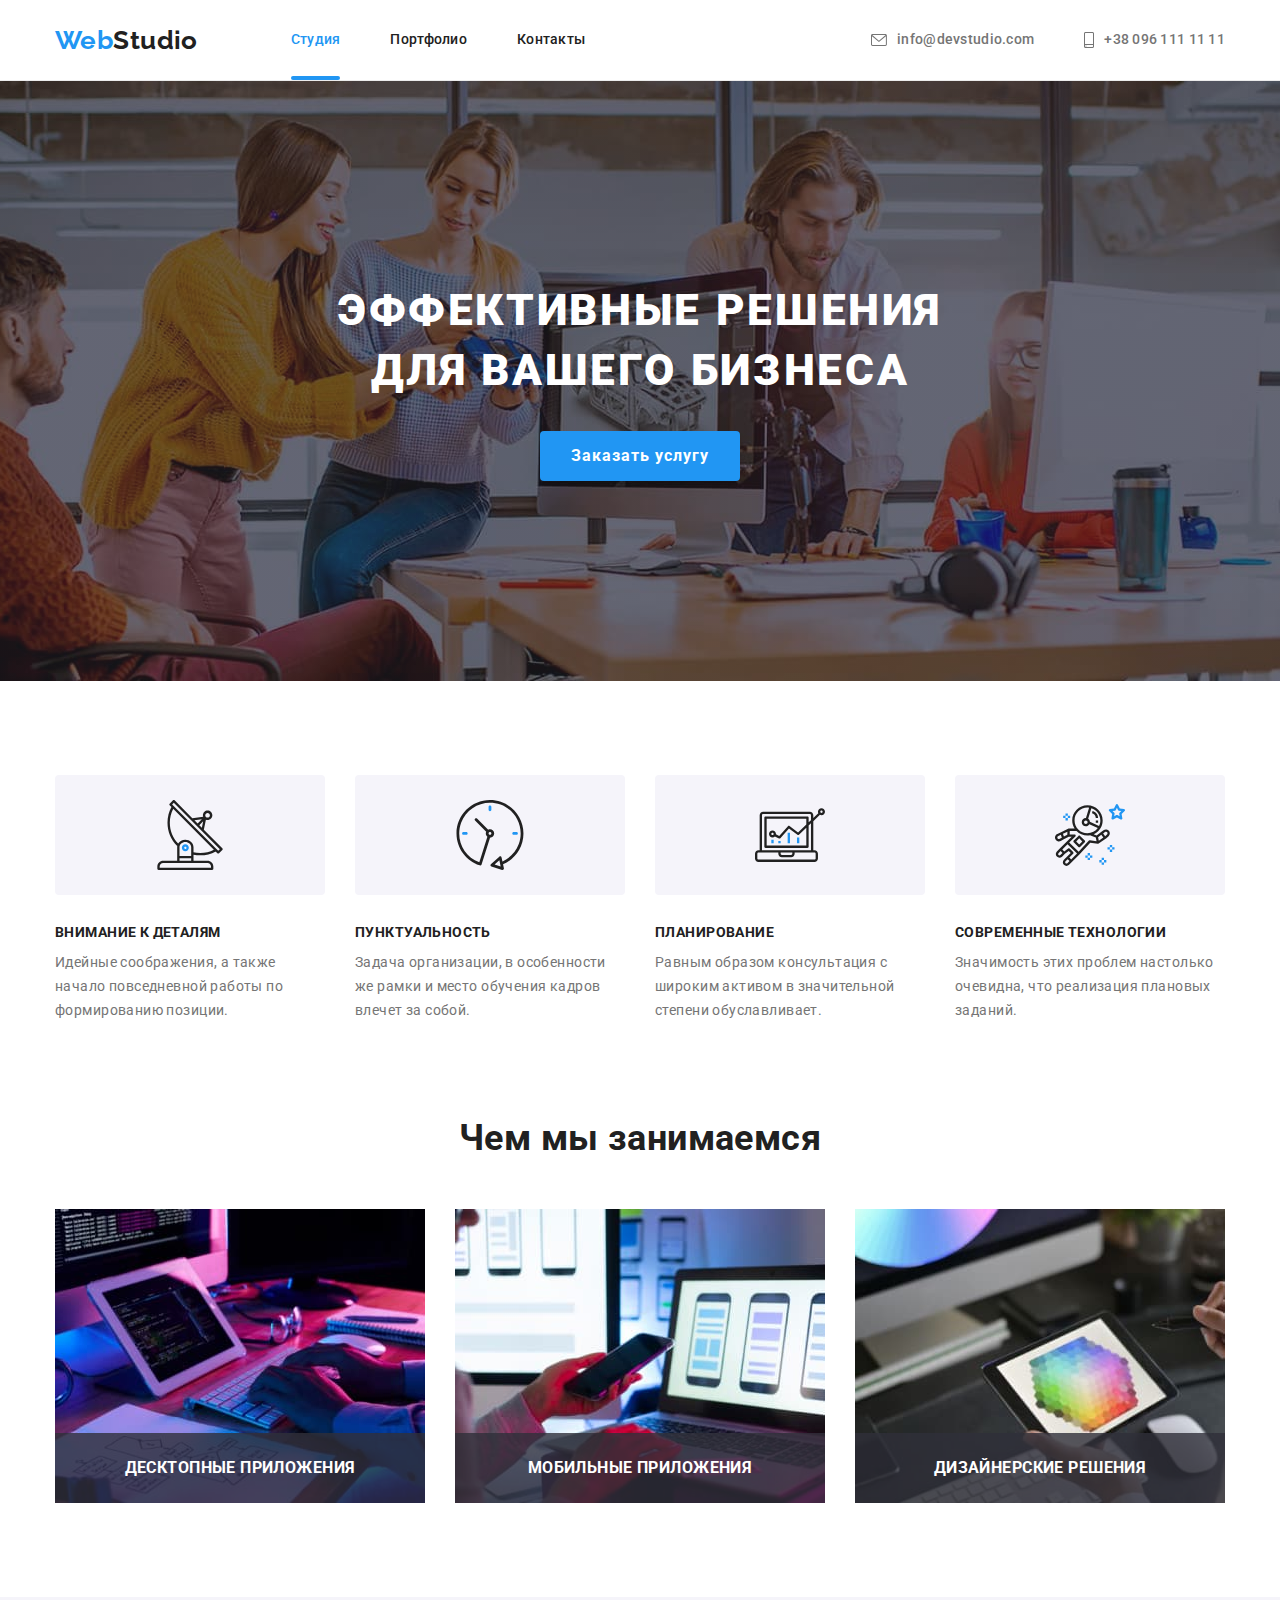
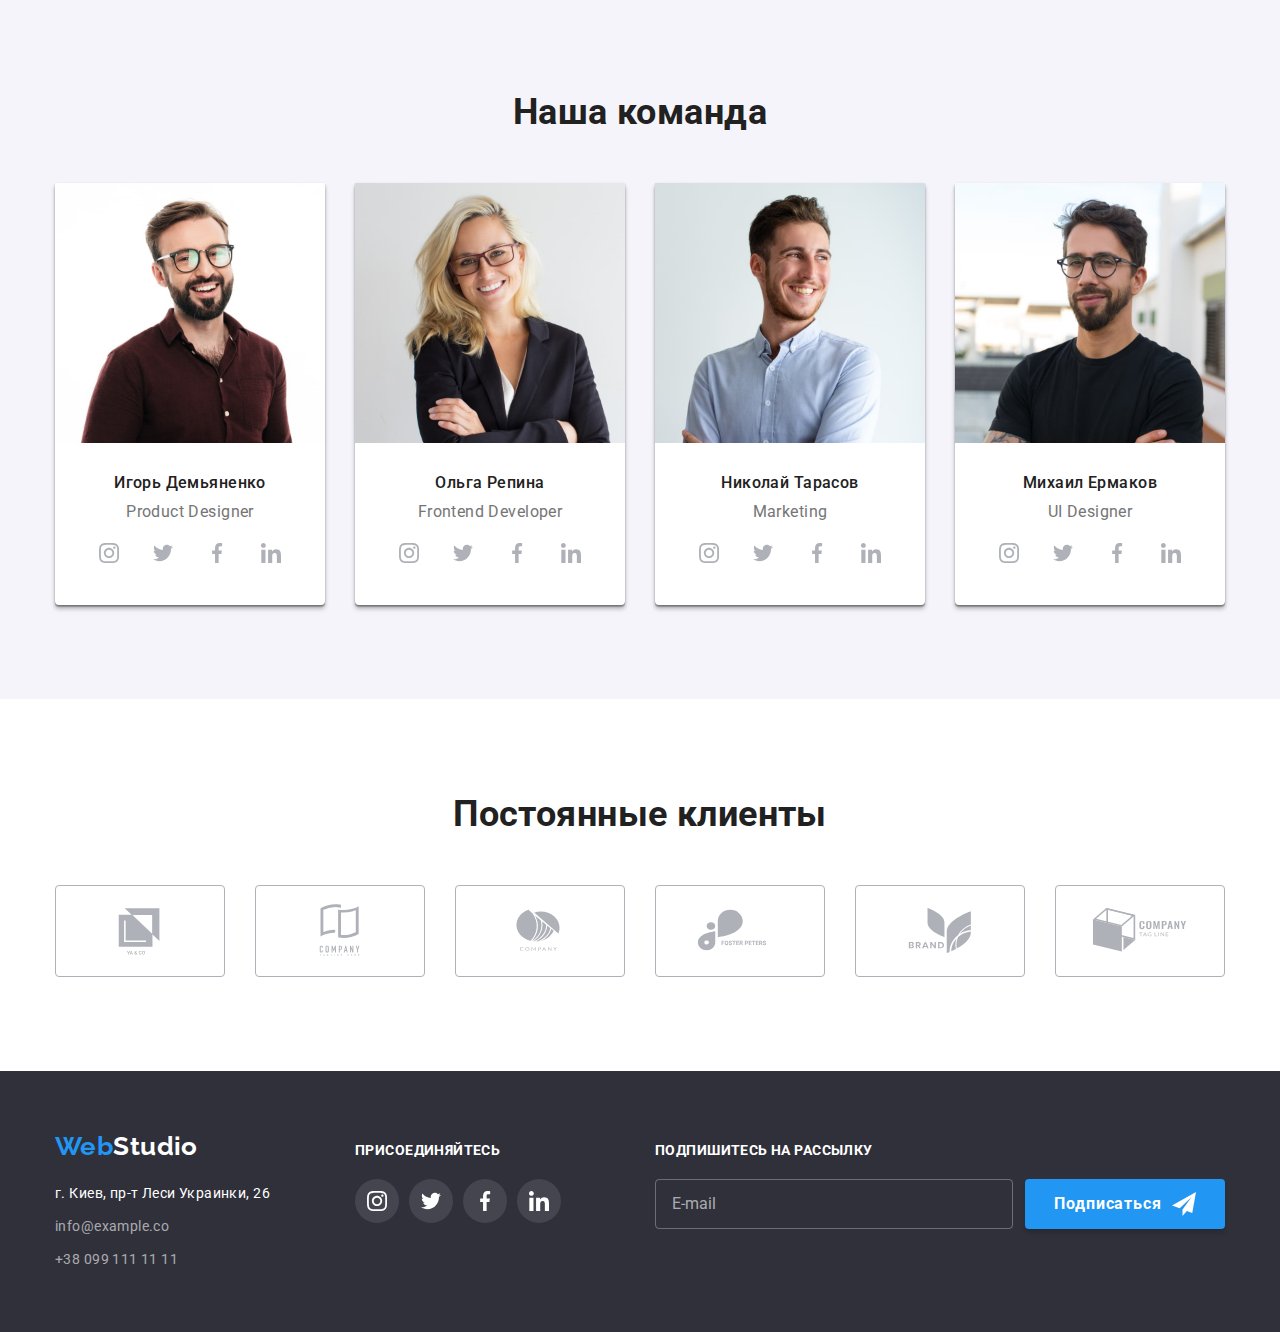
<file: index.html>
<!DOCTYPE html>
<html lang="ru">

<head>
    <meta charset="UTF-8">
    <meta http-equiv="X-UA-Compatible" content="IE=edge">
    <meta name="viewport" content="width=device-width, initial-scale=1.0">
    <title>Студия веб разработки</title>
    <link
        href="https://fonts.googleapis.com/css2?family=Raleway:wght@700&family=Roboto:wght@400;500;700;900&display=swap"
        rel="stylesheet">
    <link rel="stylesheet"
        href="https://cdnjs.cloudflare.com/ajax/libs/modern-normalize/1.1.0/modern-normalize.min.css">
    <link rel="stylesheet" href="./css/styles.css">
</head>

<body>

    <!-- header -->

    <header class="page-header">
        <div class="container main-nav">
            <nav class="header-nav">
                <a class="logo" href="./index.html">Web<span class="head-logo">Studio</span></a>
                <ul class="site-nav list">
                    <li class="item"><a href="./index.html" class="nav-link current">Студия</a></li>
                    <li class="item"><a href="./portfolio.html" class="nav-link">Портфолио</a></li>
                    <li class="item"><a href="" class="nav-link">Контакты</a></li>
                </ul>
            </nav>
            <ul class="auth-nav list">
                <li class="item">
                    <a class="link" href="mailto:info@devstudio.com">
                        <svg class="auth-icon" width="16" height="12">
                            <use href="./images/symbol-defs.svg#icon-envelope"></use>
                        </svg>info@devstudio.com</a>
                </li>
                <li class="item"><a class="link" href="tel:+380961111111">
                        <svg class="auth-icon" width="10" height="16">
                            <use href="./images/symbol-defs.svg#icon-smartphone"></use>
                        </svg>+38 096 111 11 11</a></li>
            </ul>
        </div>
    </header>
    <main>

        <!-- hero  -->

        <section class="hero section">
            <div class="container">
                <h1 class="hero-title">Эффективные решения для вашего бизнеса</h1>
                <button class="button" type="button" data-modal-open>Заказать услугу</button>
            </div>
        </section>

        <!--  Our avdantages  -->

        <section class="section avdantages">
            <div class="container">
                <h2 class="visually-hidden">Наши преимущества</h2>
                <ul class="list">
                    <li class="item">
                        <div class="box-icon">
                            <svg class="avdantages-icon" width="70" height="70">
                                <use href="./images/symbol-defs.svg#icon-antenna"></use>
                            </svg>
                        </div>
                        <h3 class="subtitle">Внимание к деталям</h3>
                        <p class="text">Идейные соображения, а также начало повседневной работы по формированию
                            позиции.
                        </p>
                    </li>
                    <li class="item">
                        <div class="box-icon">
                            <svg class="avdantages-icon" width="70" height="70">
                                <use href="./images/symbol-defs.svg#icon-clock"></use>
                            </svg>
                        </div>
                        <h3 class="subtitle">Пунктуальность</h3>
                        <p class="text">Задача организации, в особенности же рамки и место обучения кадров влечет за
                            собой.</p>
                    </li>
                    <li class="item">
                        <div class="box-icon">
                            <svg class="avdantages-icon" width="70" height="70">
                                <use href="./images/symbol-defs.svg#icon-diagram"></use>
                            </svg>
                        </div>
                        <h3 class="subtitle">Планирование</h3>
                        <p class="text">Равным образом консультация с широким активом в значительной степени
                            обуславливает.</p>
                    </li>
                    <li class="item">
                        <div class="box-icon">
                            <svg class="avdantages-icon" width="70" height="70">
                                <use href="./images/symbol-defs.svg#icon-astronaut"></use>
                            </svg>
                        </div>
                        <h3 class="subtitle">Современные технологии</h3>
                        <p class="text">Значимость этих проблем настолько очевидна, что реализация плановых заданий.</p>
                    </li>
                </ul>
            </div>
        </section>

        <!-- What are we doing -->

        <section class="section what-doing">
            <div class="container">
                <h2 class="section-title">Чем мы занимаемся</h2>
                <ul class="what-doing-list list">
                    <li class="what-doing-item">
                        <img src="./images/img.jpg" class="what-doing-photo" alt="человек печататет на клавиатуре"
                            width="370">
                        <div class="what-doing-box">
                            <h3 class="what-doing-text">Десктопные приложения</h3>
                        </div>
                    </li>
                    <li class="what-doing-item">
                        <img src="./images/img-1.jpg" class="what-doing-photo" alt="чевушка держит в руке телефон"
                            width="370">
                        <div class="what-doing-box">
                            <h3 class="what-doing-text">Мобильные приложения</h3>
                        </div>
                    </li>
                    <li class="what-doing-item">
                        <img src="./images/img-2.jpg" class="what-doing-photo" alt="русует на планшете" width="370">
                        <div class="what-doing-box">
                            <h3 class="what-doing-text">Дизайнерские решения</h3>
                        </div>
                    </li>
                </ul>
            </div>
        </section>

        <!-- Our team -->

        <section class="section our-team">
            <div class="container">
                <h2 class="section-title">Наша команда</h2>
                <ul class="team-list list">
                    <li class="team-item">
                        <img src="./images/img-3.jpg" class="photo" alt="Игорь Демьяненко" width="270" height="260">
                        <div class="box">
                            <h3 class="subtitle">Игорь Демьяненко</h3>
                            <p class="text" lang="en">Product Designer</p>
                            <ul class="list-team-icon list">
                                <li class="item-team-icon">
                                    <a href="" class="box-team-icon" aria-label="Instagram страница">
                                        <svg class="team-icon" width="20" height="20">
                                            <use href="./images/symbol-defs.svg#icon-instagram"></use>
                                        </svg>
                                    </a>
                                </li>
                                <li class="item-team-icon">
                                    <a href="" class="box-team-icon" aria-label="Twitter страница">
                                        <svg class="team-icon" width="20" height="20">
                                            <use href="./images/symbol-defs.svg#icon-twitter"></use>
                                        </svg>
                                    </a>
                                </li>
                                <li class="item-team-icon">
                                    <a href="" class="box-team-icon" aria-label="Facebook страница">
                                        <svg class="team-icon" width="20" height="20">
                                            <use href="./images/symbol-defs.svg#icon-facebook"></use>
                                        </svg>
                                    </a>
                                </li>
                                <li class="item-team-icon">
                                    <a href="" class="box-team-icon" aria-label="Linkedin страница">
                                        <svg class="team-icon" width="20" height="20">
                                            <use href="./images/symbol-defs.svg#icon-linkedin"></use>
                                        </svg>
                                    </a>
                                </li>
                            </ul>
                        </div>
                    </li>
                    <li class="team-item">
                        <img src="./images/img-4.jpg" class="photo" alt="Ольга Репина" width="270" height="260">
                        <div class="box">
                            <h3 class="subtitle">Ольга Репина</h3>
                            <p class="text" lang="en">Frontend Developer</p>
                            <ul class="list-team-icon list">
                                <li class="item-team-icon">
                                    <a href="" class="box-team-icon" aria-label="Instagram страница">
                                        <svg class="team-icon" width="20" height="20">
                                            <use href="./images/symbol-defs.svg#icon-instagram"></use>
                                        </svg>
                                    </a>
                                </li>
                                <li class="item-team-icon">
                                    <a href="" class="box-team-icon" aria-label="Twitter страница">
                                        <svg class="team-icon" width="20" height="20">
                                            <use href="./images/symbol-defs.svg#icon-twitter"></use>
                                        </svg>
                                    </a>
                                </li>
                                <li class="item-team-icon">
                                    <a href="" class="box-team-icon" aria-label="Facebook страница">
                                        <svg class="team-icon" width="20" height="20">
                                            <use href="./images/symbol-defs.svg#icon-facebook"></use>
                                        </svg>
                                    </a>
                                </li>
                                <li class="item-team-icon">
                                    <a href="" class="box-team-icon" aria-label="Linkedin страница">
                                        <svg class="team-icon" width="20" height="20">
                                            <use href="./images/symbol-defs.svg#icon-linkedin"></use>
                                        </svg>
                                    </a>
                                </li>
                            </ul>
                        </div>
                    </li>
                    <li class="team-item">
                        <img src="./images/img-5.jpg" class="photo" alt="Николай Тарасов" width="270" height="260">
                        <div class="box">
                            <h3 class="subtitle">Николай Тарасов</h3>
                            <p class="text" lang="en">Marketing</p>
                            <ul class="list-team-icon list">
                                <li class="item-team-icon">
                                    <a href="" class="box-team-icon" aria-label="Instagram страница">
                                        <svg class="team-icon" width="20" height="20">
                                            <use href="./images/symbol-defs.svg#icon-instagram"></use>
                                        </svg>
                                    </a>
                                </li>
                                <li class="item-team-icon">
                                    <a href="" class="box-team-icon" aria-label="Twitter страница">
                                        <svg class="team-icon" width="20" height="20">
                                            <use href="./images/symbol-defs.svg#icon-twitter"></use>
                                        </svg>
                                    </a>
                                </li>
                                <li class="item-team-icon">
                                    <a href="" class="box-team-icon" aria-label="Facebook страница">
                                        <svg class="team-icon" width="20" height="20">
                                            <use href="./images/symbol-defs.svg#icon-facebook"></use>
                                        </svg>
                                    </a>
                                </li>
                                <li class="item-team-icon">
                                    <a href="" class="box-team-icon" aria-label="Linkedin страница">
                                        <svg class="team-icon" width="20" height="20">
                                            <use href="./images/symbol-defs.svg#icon-linkedin"></use>
                                        </svg>
                                    </a>
                                </li>
                            </ul>
                        </div>
                    </li>
                    <li class="team-item">
                        <img src="./images/img-6.jpg" class="photo" alt="Михаил Ермаков" width="270" height="260">
                        <div class="box">
                            <h3 class="subtitle">Михаил Ермаков</h3>
                            <p class="text" lang="en">UI Designer</p>
                            <ul class="list-team-icon list">
                                <li class="item-team-icon">
                                    <a href="" class="box-team-icon" aria-label="Instagram страница">
                                        <svg class="team-icon" width="20" height="20">
                                            <use href="./images/symbol-defs.svg#icon-instagram"></use>
                                        </svg>
                                    </a>
                                </li>
                                <li class="item-team-icon">
                                    <a href="" class="box-team-icon" aria-label="Twitter страница">
                                        <svg class="team-icon" width="20" height="20">
                                            <use href="./images/symbol-defs.svg#icon-twitter"></use>
                                        </svg>
                                    </a>
                                </li>
                                <li class="item-team-icon">
                                    <a href="" class="box-team-icon" aria-label="Facebook страница">
                                        <svg class="team-icon" width="20" height="20">
                                            <use href="./images/symbol-defs.svg#icon-facebook"></use>
                                        </svg>
                                    </a>
                                </li>
                                <li class="item-team-icon">
                                    <a href="" class="box-team-icon" aria-label="Linkedin страница">
                                        <svg class="team-icon" width="20" height="20">
                                            <use href="./images/symbol-defs.svg#icon-linkedin"></use>
                                        </svg>
                                    </a>
                                </li>
                            </ul>
                        </div>
                    </li>
                </ul>
            </div>
        </section>

        <!-- Clients -->

        <section class="section clients">
            <div class="container">
                <h2 class="section-title">Постоянные клиенты</h2>
                <ul class="list-clients-icon list">
                    <li class="item-clients-icon">
                        <a href="" class="box-clients-icon" aria-label="Название компании">
                            <svg class="clients-icon" width="106" height="60">
                                <use href="./images/symbol-defs.svg#icon-Logo-1"></use>
                            </svg>
                        </a>
                    </li>
                    <li class="item-clients-icon">
                        <a href="" class="box-clients-icon" aria-label="Название компании">
                            <svg class="clients-icon" width="106" height="60">
                                <use href="./images/symbol-defs.svg#icon-Logo-2"></use>
                            </svg>
                        </a>
                    </li>
                    <li class="item-clients-icon">
                        <a href="" class="box-clients-icon" aria-label="Название компании">
                            <svg class="clients-icon" width="106" height="60">
                                <use href="./images/symbol-defs.svg#icon-Logo-3"></use>
                            </svg>
                        </a>
                    </li>
                    <li class="item-clients-icon">
                        <a href="" class="box-clients-icon" aria-label="Название компании">
                            <svg class="clients-icon" width="106" height="60">
                                <use href="./images/symbol-defs.svg#icon-Logo-4"></use>
                            </svg>
                        </a>
                    </li>
                    <li class="item-clients-icon">
                        <a href="" class="box-clients-icon" aria-label="Название компании">
                            <svg class="clients-icon" width="106" height="60">
                                <use href="./images/symbol-defs.svg#icon-Logo-5"></use>
                            </svg>
                        </a>
                    </li>
                    <li class="item-clients-icon">
                        <a href="" class="box-clients-icon" aria-label="Название компании">
                            <svg class="clients-icon" width="106" height="60">
                                <use href="./images/symbol-defs.svg#icon-Logo-6"></use>
                            </svg>
                        </a>
                    </li>
                </ul>
            </div>
        </section>
    </main>

    <!-- footer  -->

    <footer class="footer">
        <div class="container">
            <div class="footer-section footer-address-section">
                <a class="logo" href="./index.html">Web<span class="footer-logo">Studio</span></a>
                <address class="address">
                    <p class="text">г. Киев, пр-т Леси Украинки, 26</p>
                    <ul class="list">
                        <li class="item">
                            <a class="link" href="mailto:info@example.co">info@example.co</a>
                        </li>
                        <li class="item">
                            <a class="link" href="tel:+380991111111">+38 099 111 11 11</a>
                        </li>
                    </ul>
                </address>
            </div>
            <div class="footer-section footer-icon-section">
                <p class="subject">присоединяйтесь</p>
                <ul class="list-footer-icon list">
                    <li class="item-footer-icon">
                        <a href="" class="box-footer-icon" aria-label="Instagram страница">
                            <svg class="footer-icon" width="20" height="20">
                                <use href="./images/symbol-defs.svg#icon-instagram"></use>
                            </svg>
                        </a>
                    </li>
                    <li class="item-footer-icon">
                        <a href="" class="box-footer-icon" aria-label="Twitter страница">
                            <svg class="footer-icon" width="20" height="20">
                                <use href="./images/symbol-defs.svg#icon-twitter"></use>
                            </svg>
                        </a>
                    </li>
                    <li class="item-footer-icon">
                        <a href="" class="box-footer-icon" aria-label="Facebook страница">
                            <svg class="footer-icon" width="20" height="20">
                                <use href="./images/symbol-defs.svg#icon-facebook"></use>
                            </svg>
                        </a>
                    </li>
                    <li class="item-footer-icon">
                        <a href="" class="box-footer-icon" aria-label="Linkedin страница">
                            <svg class="footer-icon" width="20" height="20">
                                <use href="./images/symbol-defs.svg#icon-linkedin"></use>
                            </svg>
                        </a>
                    </li>
                </ul>
            </div>
            <div class="footer-section subscribe-section">
                <p class="subject">Подпишитесь на рассылку</p>
                <form name="subscribe_form" class="subscribe-box">
                    <label class="subscribe-label">
                        <input type="email" name="email" class="subscribe-input" placeholder="E-mail">
                    </label>
                    <button class="button" type="submit">Подписаться
                        <svg width="24" height="24" class="subscribe-button-icon">
                            <use href="./images/symbol-defs.svg#icon-send"></use>
                        </svg>
                    </button>
                </form>
            </div>
        </div>
    </footer>

    <!-- modal -->

    <div class="backdrop is-hidden" data-modal>
        <div class="modal">
            <button class="modal-close-button" type="button" data-modal-close>
                <svg class="modal-close-icon" width="11" height="11">
                    <use href="./images/symbol-defs.svg#icon-close"></use>
                </svg>
            </button>
            <form class="comment-form" name="comment_form">
                <p class="form-subject">Оставьте свои данные, мы вам перезвоним</p>
                <label class="label-form label-form-line">
                    <span class="name-form">Имя</span>
                    <span class="input-box">
                        <input class="input-form input-form-design" type="text" name="name" autofocus>
                        <svg class="input-form-icon" width="18" height="18">
                            <use href="./images/symbol-defs.svg#icon-person"></use>
                        </svg>
                    </span>
                </label>
                <label class="label-form label-form-line">
                    <span class="name-form">Телефон</span>
                    <span class="input-box">
                        <input class="input-form input-form-design" type="tel" name="phone">
                        <svg class="input-form-icon" width="18" height="18">
                            <use href="./images/symbol-defs.svg#icon-phone"></use>
                        </svg>
                    </span>
                </label>
                <label class="label-form label-form-line">
                    <span class="name-form">Почта</span>
                    <span class="input-box">
                        <input class="input-form input-form-design" type="email" name="email">
                        <svg class="input-form-icon" width="18" height="18">
                            <use href="./images/symbol-defs.svg#icon-email"></use>
                        </svg>
                    </span>
                </label>
                <label class="label-form label-form-textarea">
                    <span class="name-form">Комментарий</span>
                    <textarea class="textarea-form input-form-design" name="comment" rows="10"
                        placeholder="Введите текст"></textarea>
                </label>
                <label class="label-checkbox">
                    <input class="input-checkbox visually-hidden" type="checkbox" name="accepted" required>
                    <svg class="input-checkox-icon" width="16" height="15">
                        <use href="./images/symbol-defs.svg#icon-check"></use>
                    </svg>
                    <span class="checkbox-text">
                        Соглашаюсь с рассылкой и принимаю <a class="form-link" href="" target="_blank">Условия
                            договора</a>
                    </span>
                </label>
                <button class="button" type="submit">Отправить</button>
            </form>
        </div>
    </div>

    <!-- scripts -->

    <script src="./js/modal.js"></script>

</body>

</html>
</file>
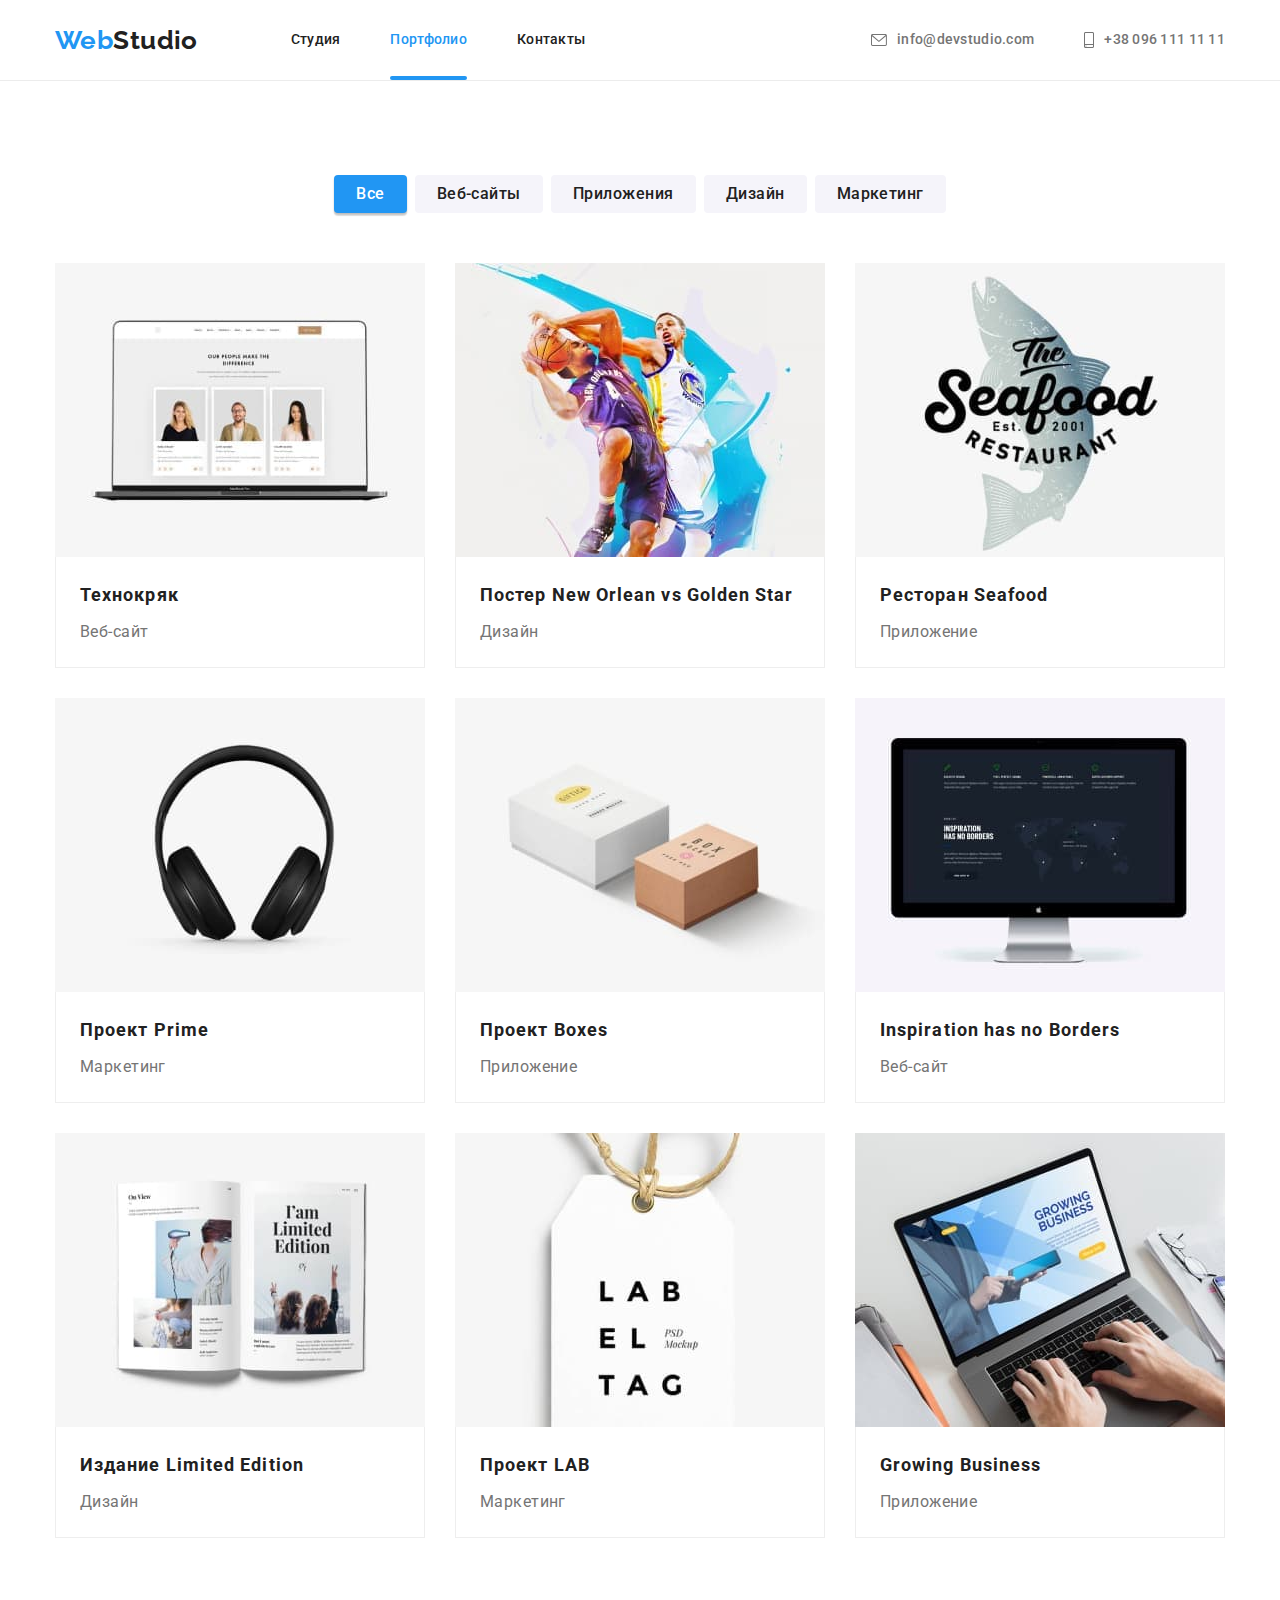
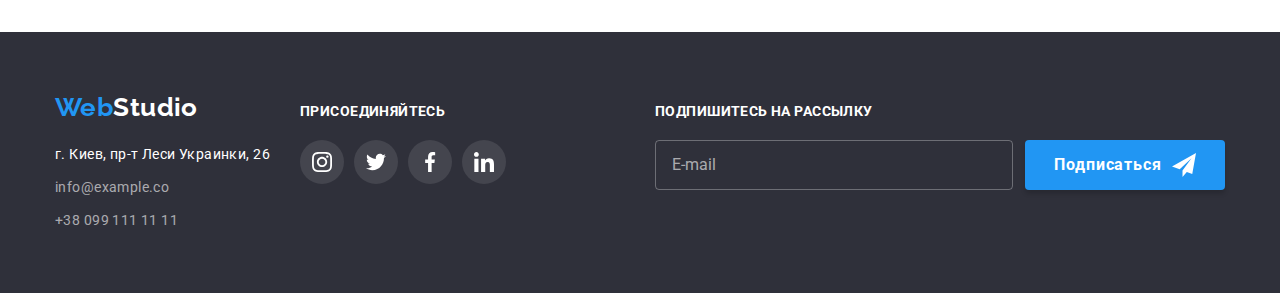
<file: portfolio.html>
<!DOCTYPE html>
<html lang="ru">

<head>
    <meta charset="UTF-8">
    <meta http-equiv="X-UA-Compatible" content="IE=edge">
    <meta name="viewport" content="width=device-width, initial-scale=1.0">
    <title>Портфолио</title>
    <link
        href="https://fonts.googleapis.com/css2?family=Raleway:wght@700&family=Roboto:wght@400;500;700;900&display=swap"
        rel="stylesheet">
    <link rel="stylesheet"
        href="https://cdnjs.cloudflare.com/ajax/libs/modern-normalize/1.1.0/modern-normalize.min.css">
    <link rel="stylesheet" href="./css/styles.css">
</head>

<body>
    <header class="page-header">
        <div class="container main-nav">
            <nav class="header-nav">
                <a class="logo" href="./index.html">Web<span class="head-logo">Studio</span></a>
                <ul class="site-nav list">
                    <li class="item"><a href="./index.html" class="nav-link">Студия</a></li>
                    <li class="item"><a href="./portfolio.html" class="nav-link current">Портфолио</a></li>
                    <li class="item"><a href="" class="nav-link">Контакты</a></li>
                </ul>
            </nav>
            <ul class="auth-nav list">
                <li class="item">
                    <a class="link" href="mailto:info@devstudio.com">
                        <svg class="auth-icon" width="16" height="12">
                            <use href="./images/symbol-defs.svg#icon-envelope"></use>
                        </svg>info@devstudio.com</a>
                </li>
                <li class="item"><a class="link" href="tel:+380961111111">
                        <svg class="auth-icon" width="10" height="16">
                            <use href="./images/symbol-defs.svg#icon-smartphone"></use>
                        </svg>+38 096 111 11 11</a></li>
            </ul>
        </div>
    </header>
    <main>
        <section class="section">
            <div class="container">
                <h1 class="visually-hidden">Портфолио</h1>
                <ul class="filter-nav list">
                    <li class="item"><button class="button-filter current" type="button">Все</button></li>
                    <li class="item"><button class="button-filter" type="button">Веб-сайты</button></li>
                    <li class="item"><button class="button-filter" type="button">Приложения</button></li>
                    <li class="item"><button class="button-filter" type="button">Дизайн</button></li>
                    <li class="item"><button class="button-filter" type="button">Маркетинг</button></li>
                </ul>
                <ul class="portfolio-list list">
                    <li class="portfolio-item">
                        <a href="" class="portfolio-link">
                            <div class="portfolio-photo-box">
                                <img src="./images/portfolio-1.jpg" class="portfolio-photo" alt="ноутбук" width="370">
                                <div class="portfolio-overlay">
                                    <p class="portfolio-overlay-text">Технокряк это современная площадка распространения
                                        коронавируса. Компании используют эту платформу для цифрового шпионажа и атак на
                                        защищённые сервера конкурентов.</p>
                                </div>
                            </div>
                            <div class="portfolio-text-box">
                                <h2 class="portfolio-subtitle">Технокряк</h2>
                                <p class="portfolio-text">Веб-сайт</p>
                            </div>
                        </a>
                    </li>
                    <li class="portfolio-item">
                        <a href="" class="portfolio-link">
                            <div class="portfolio-photo-box">
                                <img src="./images/portfolio-2.jpg" class="portfolio-photo" alt="баскетболисты"
                                    width="370">
                                <div class="portfolio-overlay">
                                    <p class="portfolio-overlay-text">Технокряк это современная площадка распространения
                                        коронавируса. Компании используют эту платформу для цифрового шпионажа и атак на
                                        защищённые сервера конкурентов.</p>
                                </div>
                            </div>
                            <div class="portfolio-text-box">
                                <h2 class="portfolio-subtitle">Постер <span lang="en">New Orlean vs Golden
                                        Star</span>
                                </h2>
                                <p class="portfolio-text">Дизайн</p>
                            </div>
                        </a>
                    </li>
                    <li class="portfolio-item">
                        <a href="" class="portfolio-link">
                            <div class="portfolio-photo-box">
                                <img src="./images/portfolio-3.jpg" class="portfolio-photo" alt="логотип" width="370">
                                <div class="portfolio-overlay">
                                    <p class="portfolio-overlay-text">Технокряк это современная площадка распространения
                                        коронавируса. Компании используют эту платформу для цифрового шпионажа и атак на
                                        защищённые сервера конкурентов.</p>
                                </div>
                            </div>
                            <div class="portfolio-text-box">
                                <h2 class="portfolio-subtitle">Ресторан <span lang="en">Seafood</span></h2>
                                <p class="portfolio-text">Приложение</p>
                            </div>
                        </a>
                    </li>
                    <li class="portfolio-item">
                        <a href="" class="portfolio-link">
                            <div class="portfolio-photo-box">
                                <img src="./images/portfolio-4.jpg" class="portfolio-photo" alt="наушники" width="370">
                                <div class="portfolio-overlay">
                                    <p class="portfolio-overlay-text">Технокряк это современная площадка распространения
                                        коронавируса. Компании используют эту платформу для цифрового шпионажа и атак на
                                        защищённые сервера конкурентов.</p>
                                </div>
                            </div>
                            <div class="portfolio-text-box">
                                <h2 class="portfolio-subtitle">Проект <span lang="en">Prime</span></h2>
                                <p class="portfolio-text">Маркетинг</p>
                            </div>
                        </a>
                    </li>
                    <li class="portfolio-item">
                        <a href="" class="portfolio-link">
                            <div class="portfolio-photo-box">
                                <img src="./images/portfolio-5.jpg" class="portfolio-photo" alt="коробки" width="370">
                                <div class="portfolio-overlay">
                                    <p class="portfolio-overlay-text">Технокряк это современная площадка распространения
                                        коронавируса. Компании используют эту платформу для цифрового шпионажа и атак на
                                        защищённые сервера конкурентов.</p>
                                </div>
                            </div>
                            <div class="portfolio-text-box">
                                <h2 class="portfolio-subtitle">Проект <span lang="en">Boxes</span></h2>
                                <p class="portfolio-text">Приложение</p>
                            </div>
                        </a>
                    </li>
                    <li class="portfolio-item">
                        <a href="" class="portfolio-link">
                            <div class="portfolio-photo-box">
                                <img src="./images/portfolio-6.jpg" class="portfolio-photo" alt="компьютер" width="370">
                                <div class="portfolio-overlay">
                                    <p class="portfolio-overlay-text">Технокряк это современная площадка распространения
                                        коронавируса. Компании используют эту платформу для цифрового шпионажа и атак на
                                        защищённые сервера конкурентов.</p>
                                </div>
                            </div>
                            <div class="portfolio-text-box">
                                <h2 class="portfolio-subtitle"><span lang="en">Inspiration has no Borders</span>
                                </h2>
                                <p class="portfolio-text">Веб-сайт</p>
                            </div>
                        </a>
                    </li>
                    <li class="portfolio-item">
                        <a href="" class="portfolio-link">
                            <div class="portfolio-photo-box">
                                <img src="./images/portfolio-7.jpg" class="portfolio-photo" alt="журнал" width="370">
                                <div class="portfolio-overlay">
                                    <p class="portfolio-overlay-text">Технокряк это современная площадка распространения
                                        коронавируса. Компании используют эту платформу для цифрового шпионажа и атак на
                                        защищённые сервера конкурентов.</p>
                                </div>
                            </div>
                            <div class="portfolio-text-box">
                                <h2 class="portfolio-subtitle">Издание <span lang="en">Limited Edition</span></h2>
                                <p class="portfolio-text">Дизайн</p>
                            </div>
                        </a>
                    </li>
                    <li class="portfolio-item">
                        <a href="" class="portfolio-link">
                            <div class="portfolio-photo-box">
                                <img src="./images/portfolio-8.jpg" class="portfolio-photo" alt="лейба" width="370">
                                <div class="portfolio-overlay">
                                    <p class="portfolio-overlay-text">Технокряк это современная площадка распространения
                                        коронавируса. Компании используют эту платформу для цифрового шпионажа и атак на
                                        защищённые сервера конкурентов.</p>
                                </div>
                            </div>
                            <div class="portfolio-text-box">
                                <h2 class="portfolio-subtitle">Проект <span lang="en">LAB</span></h2>
                                <p class="portfolio-text">Маркетинг</p>
                            </div>
                        </a>
                    </li>
                    <li class="portfolio-item">
                        <a href="" class="portfolio-link">
                            <div class="portfolio-photo-box">
                                <img src="./images/portfolio-9.jpg" class="portfolio-photo" alt="ноутбук" width="370">
                                <div class="portfolio-overlay">
                                    <p class="portfolio-overlay-text">Технокряк это современная площадка распространения
                                        коронавируса. Компании используют эту платформу для цифрового шпионажа и атак на
                                        защищённые сервера конкурентов.</p>
                                </div>
                            </div>
                            <div class="portfolio-text-box">
                                <h2 class="portfolio-subtitle"><span lang="en">Growing Business</span></h2>
                                <p class="portfolio-text">Приложение</p>
                            </div>
                        </a>
                    </li>
                </ul>
            </div>
        </section>
    </main>
    <footer class="footer">
        <div class="container">
            <div class="footer-section">
                <a class="logo" href="./index.html">Web<span class="footer-logo">Studio</span></a>
                <address class="address">
                    <p class="text">г. Киев, пр-т Леси Украинки, 26</p>
                    <ul class="list">
                        <li class="item">
                            <a class="link" href="mailto:info@example.co">info@example.co</a>
                        </li>
                        <li class="item">
                            <a class="link" href="tel:+380991111111">+38 099 111 11 11</a>
                        </li>
                    </ul>
                </address>
            </div>
            <div class="footer-section second-section">
                <p class="subject">присоединяйтесь</p>
                <ul class="list-footer-icon list">
                    <li class="item-footer-icon">
                        <a href="" class="box-footer-icon" aria-label="Instagram страница">
                            <svg class="footer-icon" width="20" height="20">
                                <use href="./images/symbol-defs.svg#icon-instagram"></use>
                            </svg>
                        </a>
                    </li>
                    <li class="item-footer-icon">
                        <a href="" class="box-footer-icon" aria-label="Twitter страница">
                            <svg class="footer-icon" width="20" height="20">
                                <use href="./images/symbol-defs.svg#icon-twitter"></use>
                            </svg>
                        </a>
                    </li>
                    <li class="item-footer-icon">
                        <a href="" class="box-footer-icon" aria-label="Facebook страница">
                            <svg class="footer-icon" width="20" height="20">
                                <use href="./images/symbol-defs.svg#icon-facebook"></use>
                            </svg>
                        </a>
                    </li>
                    <li class="item-footer-icon">
                        <a href="" class="box-footer-icon" aria-label="Linkedin страница">
                            <svg class="footer-icon" width="20" height="20">
                                <use href="./images/symbol-defs.svg#icon-linkedin"></use>
                            </svg>
                        </a>
                    </li>
                </ul>
            </div>
            <div class="footer-section subscribe-section">
                <p class="subject">Подпишитесь на рассылку</p>
                <form name="subscribe_form" class="subscribe-box">
                    <label class="subscribe-label">
                        <input type="email" name="email" class="subscribe-input" placeholder="E-mail">
                    </label>
                    <button class="button" type="submit">Подписаться
                        <svg width="24" height="24" class="subscribe-button-icon">
                            <use href="./images/symbol-defs.svg#icon-send"></use>
                        </svg>
                    </button>
                </form>
            </div>
        </div>
    </footer>
</body>

</html>
</file>
<file: css/styles.css>
:root {
    --primary-bg-color: #FFFFFF;
    --secondary-bg-color: #F5F4FA;
    --footer-bg-color: #2F303A;
    --accent-color: #2196F3;
    --title-text-color: #212121;
    --primery-text-color: #757575;
    --footer-link-color: rgba(255,255,255,.6);
    --icon-color: #AFB1B8;
    --cubic-bezier: cubic-bezier(0.4, 0, 0.2, 1);
    --duration-animation: 250ms;

}

body {
    font-family: 'Roboto', sans-serif;
    font-size: 14px;
    line-height: 1.71;
    letter-spacing: 0.03em;
    color: var(--primery-text-color);
    background-color: var(--primary-bg-color);
}

.container {
    width: 1200px;
    padding: 0 15px;
    margin-left: auto;
    margin-right: auto;
    
}

.section {
    padding-top: 94px;
    padding-bottom: 94px;
}

.list {
    padding: 0;
    margin: 0;
    list-style: none;
}

.visually-hidden {
    position: absolute;

    white-space: nowrap;
    width: 1px;
    height: 1px;
    overflow: hidden;

    border: 0;
    padding: 0;
    clip: rect(0 0 0 0);
    clip-path: inset(50%);
    margin: -1px;
}

/* logo */

.logo {
    color: var(--accent-color);
    font-family: 'Raleway', sans-serif;
    font-weight: 700;
    font-size: 26px;
    line-height: 1.19;
    text-decoration: none;
}

.page-header .logo {
    margin-right: 93px;
    padding: 24px 0;
}

.head-logo {
    color: var(--title-text-color);
}

.footer-logo {
    color: var(--primary-bg-color);
}

/* site nav */

.main-nav,
.header-nav {
    display: flex;
    align-items: center;
}

.site-nav {

    display: flex;

}

.site-nav .current {
    color: var(--accent-color);
}

.site-nav .current::after {
    position: absolute;
    left: 0;
    bottom: 0;

    content: '';
    display: block;
    width: 100%;
    height: 4px;
    border-radius: 2px;
    background-color: var(--accent-color);
}


.site-nav .item:not(:last-child) {
    margin-right: 50px;
}

.nav-link {
    position: relative;

    display: block;
    padding-top: 32px;
    padding-bottom: 32px;

    color: var(--title-text-color);
    font-weight: 500;
    line-height: 1.14;
    letter-spacing: 0.02em;
    text-decoration: none;

    transition: color var(--duration-animation) var(--cubic-bezier);
}

.site-nav .nav-link:hover,
.site-nav .nav-link:focus {
    color: var(--accent-color);
}


/* auth nav */

.auth-nav {
    display: flex;
    margin-left: auto;
}

.auth-nav .link {
    display: flex;
    align-items: center;
    padding-top: 32px;
    padding-bottom: 32px;

    color: var(--primery-text-color);
    font-weight: 500;
    line-height: 1.14;
    letter-spacing: 0.02em;
    text-decoration: none;
    transition: color var(--duration-animation) var(--cubic-bezier);
}

.auth-nav .link:hover,
.auth-nav .link:focus {
    color: var(--accent-color);
    
}

.auth-nav .item:not(:last-child) {
    margin-right: 50px;
}

.auth-icon {
    margin-right: 10px;
}

.auth-icon,
.auth-icon:hover,
.auth-icon:focus {
    fill: currentColor;
}

.page-header {
    border-bottom: 1px solid #ECECEC;
}


/* hero */

.hero {
    max-width: 1600px;
    min-height: 600px;
    margin: 0 auto;
    background-color: var(--footer-bg-color);
    background-image:
        linear-gradient( to right, rgba(47, 48, 58, 0.4), rgba(47, 48, 58, 0.4)),
        url(../images/hero-img.jpg);
    background-size: cover;
    background-repeat: no-repeat;
    background-position: center;

    text-align: center;
    padding-top: 200px;
    padding-bottom: 200px;
}

.hero .container {
    width: 696px;
}

.hero-title {
    margin-bottom: 30px;
    margin-top: 0;

    color: var(--primary-bg-color);
    font-weight: 900;
    font-size: 44px;
    line-height: 1.36;
    letter-spacing: 0.06em;
    text-transform: uppercase;
}

/* button */

.button {
    min-width: 200px;
    min-height: 50px;
    padding: 10px 28px;
    color: var(--primary-bg-color);
    background-color: var(--accent-color);
    font-family: inherit;
    font-weight: 700;
    font-size: 16px;
    line-height: 1.88;
    letter-spacing: 0.06em;
    cursor: pointer;
    border: none;
    box-shadow: 0px 4px 4px rgba(0, 0, 0, 0.15);
    border-radius: 4px;
    transition: background-color var(--duration-animation) var(--cubic-bezier);
}

.button:hover,
.button:focus {
    background-color: #188CE8;
    
}

.button-filter {
    color: var(--title-text-color);
    background-color: var(--secondary-bg-color);
    font-family: inherit;
    font-weight: 500;
    font-size: 16px;
    line-height: 1.63;
    letter-spacing: 0.03em;
    cursor: pointer;
    border: none;
    border-radius: 4px;

    transition: color var(--duration-animation) var(--cubic-bezier),
    background-color var(--duration-animation) var(--cubic-bezier),
    box-shadow var(--duration-animation) var(--cubic-bezier);
    ;
}

.button-filter:hover,
.button-filter:focus {
    color: var(--primary-bg-color);
    background-color: var(--accent-color);
    box-shadow:
    0px 2px 2px 0px rgba(0, 0, 0, .12),
    0px 1px 2px 0px rgba(0, 0, 0, .08),
    0px 3px 1px 0px rgba(0, 0, 0, .1);

;
}


/* title */

.section-title {
    margin-top: 0;
    margin-bottom: 50px;

    color: var(--title-text-color);
    font-weight: 700;
    font-size: 36px;
    line-height: 1.17;
    text-align: center;
}

/* Our avdantages */

.avdantages .list {
    display: flex;
}

.avdantages .subtitle {
    margin-top: 0;
    margin-bottom: 10px;

    color: var(--title-text-color);
    font-weight: 700;
    font-size: 14px;
    line-height: 1.14;
    text-transform: uppercase;
}

.avdantages .item {
    width: 270px;
}

.avdantages .box-icon {
    display: flex;
    justify-content: center;
    align-items: center;
    margin-bottom: 30px;

    width: 270px;
    height: 120px;
    background-color: var(--secondary-bg-color);
    border-radius: 4px;
}

.avdantages .item:not(:last-child) {
    margin-right: 30px;
}

.avdantages .text {
    padding: 0;
    margin: 0;
}


/* <!-- What are we doing --> */

.section.what-doing {
    padding-top: 0;
}

.what-doing-list {
    display: flex;
}

.what-doing-item {
    position: relative;

    margin-right: 30px;
}

.what-doing-item:last-child {
    margin-right: 0;
}

.what-doing-photo {
    display: block;
    height: auto;

}

.what-doing-box {
    position: absolute;
    bottom: 0;
    left: 0;

    display: flex;
    justify-content: center;
    align-items: center;
    width: 100%;
    height: 70px;

    background-color: rgba(47, 48, 58, 0.8);;
}

.what-doing-text {
    margin: 0;

    font-weight: 700;
    line-height: 1.14;
    text-transform: uppercase;
    color: #FFFFFF;
}

/* our team */

.our-team {
    background-color: var(--secondary-bg-color);
    font-size: 16px;
    line-height: 1.19;
}

.team-list {
    display: flex;
    flex-wrap: wrap;
    margin-right: -30px;
    margin-bottom: -30px;
}

.team-item {
    flex-basis: calc(100% / 4 - 30px);
    margin-right: 30px;
    margin-bottom: 30px;

    text-align: center;
    background-color: var(--primary-bg-color);
    border-bottom-left-radius: 4px;
    border-bottom-right-radius: 4px;
    box-shadow: 0 2px 1px rgba(0, 0, 0, .2), 0 1px 1px rgba(0, 0, 0, .14), 0 1px 3px rgba(0, 0, 0, .12), 0 4px 4px rgba(0, 0, 0, .25);
}

.our-team .box {
    padding: 30px 32px;
}

.our-team .photo {
    display: block;
    max-width: 100%;
    height: auto;
}

.our-team .subtitle {
    margin: 0 0 10px;
    color: var(--title-text-color);

    font-weight: 500;
    font-size: 16px;
}

.our-team .text {
    margin: 0 0 10px;
}

.list-team-icon {
    display: flex;
    justify-content: center;
}

.item-team-icon:not(:last-child){
    margin-right: 10px;
}

.box-team-icon {
    display: flex;
    justify-content: center;    
    align-items: center;

    width: 44px;
    height: 44px;
    border-radius: 50%;
    color: var(--icon-color);

    transition: color var(--duration-animation) var(--cubic-bezier),
    background-color var(--duration-animation) var(--cubic-bezier)
}

.box-team-icon:hover,
.box-team-icon:focus {
color: #FFFFFF;
background-color: var(--accent-color);
}

.team-icon {
    fill: currentColor;
}

/* <!-- Clients --> */

.list-clients-icon {
    display: flex;
    justify-content: center;
}

.item-clients-icon:not(:last-child) {
    margin-right: 30px;
}

.box-clients-icon {
    display: flex;
    justify-content: center;
    align-items: center;
    width: 170px;
    height: 92px;

    color: var(--icon-color);
    border: 1px solid var(--icon-color);
    border-radius: 4px;

    transition: color var(--duration-animation) var(--cubic-bezier),
    border-color var(--duration-animation) var(--cubic-bezier);
}

.box-clients-icon:hover,
.box-clients-icon:focus {
    color: var(--accent-color);
    border-color: var(--accent-color);
}

.clients-icon {
    fill: currentColor;
}

/* footer */

.footer {
    background: var(--footer-bg-color);
    padding: 60px 0;
}

.footer .container {
    display: flex;
    align-items: baseline;

}

.footer .logo {
    display: inline-block;
    margin-bottom: 20px;
}

.footer .text {
    margin-top: 0;
    margin-bottom: 9px;
}

.footer .item:not(:last-child) {
    margin-bottom: 9px;
}

.address {
    color: var(--primary-bg-color);
    font-style: normal;
}

.footer .link {
    color: var(--footer-link-color);   
    text-decoration: none;

    transition: color var(--duration-animation) var(--cubic-bezier);
}

.footer .link:hover,
.footer .link:focus {
    color: var(--accent-color);
}

.footer-section .subject {
    font-weight: 700;
    line-height: 1.14;
    text-transform: uppercase;
    margin-top: 0;
    margin-bottom: 20px;

    color: var(--primary-bg-color);
}

.footer-section:not(:last-child) {
    margin-right: 30px;
}

.footer-address-section {
    width: 270px;
}

.list-footer-icon {
    display: flex;
}

.item-footer-icon:not(:last-child) {
    margin-right: 10px;
}

.box-footer-icon {
    display: flex;
    justify-content: center;    
    align-items: center;

    width: 44px;
    height: 44px;
    border-radius: 50%;
    color: #FFFFFF;
    background-color: rgba(255, 255, 255, 0.1);

    transition: background-color var(--duration-animation) var(--cubic-bezier);
}

.box-footer-icon:hover,
.box-footer-icon:focus {
background-color: var(--accent-color);
}

.footer-icon {
    fill: currentColor;
}

.subscribe-section {
    flex-grow: 1;
    margin-left: auto;
    max-width: calc(50% - 30px / 2);
}

.subscribe-box {
    display: flex;
    justify-content: end;
    align-items: center;
}

.subscribe-label {
    flex-grow: 1;
    margin-right: 12px;
    max-width: 358px;
}

.subscribe-input {
    width: 100%;
    height: 50px;
    border: 1px solid rgba(255, 255, 255, 0.3);
    border-radius: 4px;
    background-color: transparent;
    padding: 0 16px;
    color: var(--primary-bg-color);
}

.subscribe-input::placeholder {
    font-size: 16px;
    line-height: 1.25;
    color: rgba(255, 255, 255, 0.6);
}

.subscribe-section .button {
    display: flex;
    justify-content: center;
    align-items: center;
}

.subscribe-button-icon {
    margin-left: 10px;
    fill: var(--primary-bg-color);
}


/* ------------- modal----------- */

.backdrop {
    position: fixed;
    top: 0;
    left: 0;

    width: 100%;
    height: 100%;

    background-color: rgba(0, 0, 0, .2);
    opacity: 1;

    transition: opacity var(--duration-animation) var(--cubic-bezier);

}

.backdrop.is-hidden {
    opacity: 0;
    pointer-events: none;
    visibility: hidden;
}


.modal {
    position: absolute;
    left: 50%;
    top: 50%;
    transform: translate(-50%, -50%) scale(1);

    width: 528px;
    min-height: 581px;
    padding: 40px;

    background: #FFFFFF;
    border-radius: 4px;
    box-shadow: 0px 1px 3px rgba(0, 0, 0, 0.12),
    0px 1px 1px rgba(0, 0, 0, 0.14),
    0px 2px 1px rgba(0, 0, 0, 0.2);

    transition: transform var(--duration-animation) var(--cubic-bezier), visibility var(--duration-animation) var(--cubic-bezier);
}

.backdrop.is-hidden .modal {
    transform: translate(-50%, -50%) scale(0.8);
}

.modal-close-button {
    position: absolute;
    top: 8px;
    right: 8px;

    width: 30px;
    height: 30px;
    display: flex;
    justify-content: center;
    align-items: center;
    
    border-radius: 50%;
    background: #FFFFFF;
    border: 1px solid rgba(0, 0, 0, 0.1);
    
    cursor: pointer;
    transition: border var(--duration-animation) var(--cubic-bezier);
}

.modal-close-icon {
    transition: transform var(--duration-animation) var(--cubic-bezier),
    fill var(--duration-animation) var(--cubic-bezier);
}

.modal-close-button:hover,
.modal-close-button:focus {
    border: 1px solid var(--accent-color);
}

.modal-close-button:hover .modal-close-icon,
.modal-close-button:focus .modal-close-icon {
    transform: rotate(90deg) scale(1.15);
    fill: var(--accent-color);
}

.form-subject {
    margin: 0 0 12px;
    font-weight: 700;
    font-size: 20px;
    line-height: 1.15;
    text-align: center;
    color: var(--title-text-color);
}

.label-form {
    display: flex;
    flex-direction: column;
}

.label-form:focus-within .input-form-icon {
    fill: var(--accent-color);
    transition: fill var(--duration-animation) var(--cubic-bezier);
}

.label-form-line {
    margin-bottom: 10px;
}

.name-form {
    margin: 0 0 4px;
    font-size: 12px;
    line-height: 1.17;
    letter-spacing: 0.01em;
    color: var(--primery-text-color);
}

.input-box {
    position: relative;
}

.input-form {
    width: 100%;
    height: 40px;
    padding-left: 42px;

}

.input-form-design {
    border: 1px solid rgba(33, 33, 33, 0.2);
    border-radius: 4px;
}

.input-form-design:focus {
    outline: 0;
}

.label-form:focus-within .input-form-design {
    border: 1px solid var(--accent-color);
    transition: border var(--duration-animation) var(--cubic-bezier);
}

.input-form-icon {
    position: absolute;
    top: 50%;
    left: 12px;
    transform: translate(0, -50%);
}

.textarea-form {
    padding: 12px 16px;
    resize: none;
    height: 120px;
}

.textarea-form::placeholder {
    font-size: 12px;
    line-height: 1.17;
    letter-spacing: 0.01em;
    color: rgba(117, 117, 117, 0.5);
}

.label-form-textarea {
    margin-bottom: 20px;
}

.label-checkbox {
    display: flex;
    justify-content: center;
    align-items: center;
    margin-bottom: 30px;
}

.input-checkox-icon {
    margin-right: 8px;
    width: 16px;
    height: 15px;
    fill: transparent;
    background-color: transparent;
    border: 2px solid #000000;
    border-radius: 2px;
    cursor: pointer;
    transition: background-color var(--duration-animation) var(--cubic-bezier), fill var(--duration-animation) var(--cubic-bezier), border var(--duration-animation) var(--cubic-bezier);
}

.input-checkbox:checked + .input-checkox-icon {
    fill: var(--primary-bg-color);
    background-color: var(--accent-color);
    border: 0;
}

.input-checkbox:focus-visible + .input-checkox-icon {
    outline: 2px solid var(--accent-color);
}

.form-link {
    color: var(--accent-color);
}

.comment-form .button {
    display: block;
    margin: 0 auto;
}

/* portfolio page */

.filter-nav {
    display: flex;
    justify-content: center;
    margin-bottom: 50px;
}

.filter-nav .item:not(:last-child) {
    margin-right: 8px;
}

.button-filter {
    padding: 6px 22px;
}

.filter-nav .current {
    color: var(--primary-bg-color);
    background-color: var(--accent-color);
    box-shadow:
    0px 2px 2px 0px rgba(0, 0, 0, .12),
    0px 1px 2px 0px rgba(0, 0, 0, .08),
    0px 3px 1px 0px rgba(0, 0, 0, .1);
}

.portfolio-list {
    display: flex;
    flex-wrap: wrap;
    margin: -15px;
}

.portfolio-item {
    margin: 15px;
    width: 370px;
}

.portfolio-link {
    text-decoration: none;
    display: block;

    transition: box-shadow var(--duration-animation) var(--cubic-bezier);
}

.portfolio-link:hover,
.portfolio-link:focus {
    box-shadow:
    1px 4px 6px 0px rgba(0, 0, 0, .16),
    0px 4px 4px 0px rgba(0, 0, 0, .06),
    0px 1px 1px 0px rgba(0, 0, 0, .12);
}

.portfolio-photo-box {
    position: relative;

    overflow: hidden;
    width: 100%;
    margin: 0 auto;
}

.portfolio-photo {
    display: block;
    width: 100%;
    height: auto;
}

.portfolio-overlay {
    position: absolute;
    bottom: 0;
    left: 0;
    transform: translateY(100%);

    width: 100%;
    height: 100%;
    overflow: hidden;
    padding: 63px 24px;
    background-color: rgba(33, 150, 243, 0.9);

    transition: transform var(--duration-animation) var(--cubic-bezier);
}

.portfolio-link:hover .portfolio-overlay,
.portfolio-link:focus .portfolio-overlay {
    transform: translateY(0);
}

.portfolio-overlay-text {
    margin: 0;
    font-size: 18px;
    line-height: 1.56;

    color: #FFFFFF;
}

.portfolio-text-box {
    padding: 20px 24px;
    border-right: 1px solid #EEEEEE;
    border-bottom: 1px solid #EEEEEE;
    border-left: 1px solid #EEEEEE;
}

.portfolio-subtitle {
    margin-top: 0;
    margin-bottom: 4px;

    color: var(--title-text-color);
    font-weight: 700;
    font-size: 18px;
    line-height: 2;
    letter-spacing: 0.06em;
}

.portfolio-text {
    margin-top: 0;
    margin-bottom: 0;

    color: var(--primery-text-color);
    font-size: 16px;
    line-height: 1.88;
}
</file>
